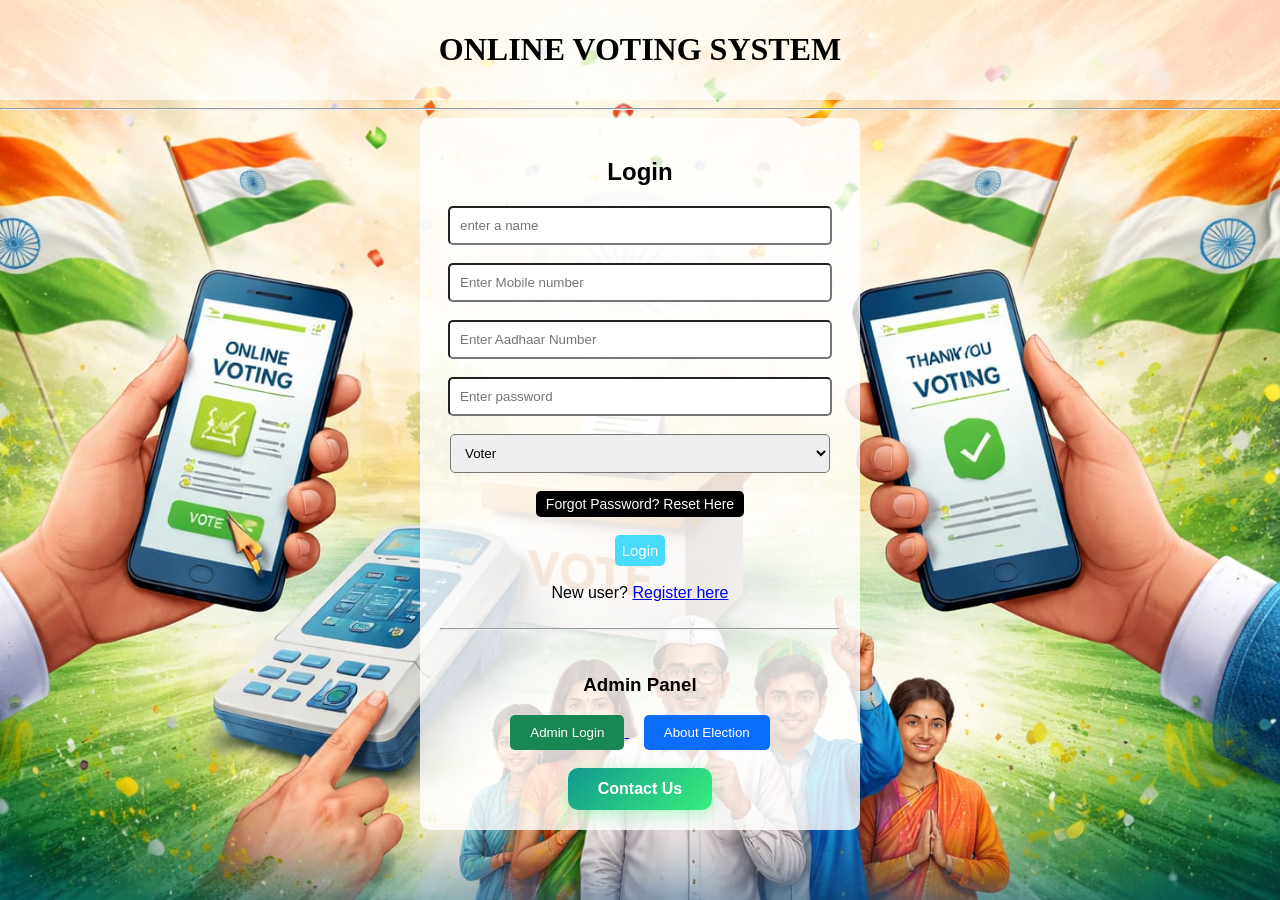
<file: online-voting-system/index.html>
<!DOCTYPE html>
<html>

<head>
    <title>online voting system</title>
    <link rel="stylesheet" href="css/stylesheet.css">

</head>

<body class="home-bg">
    <center>
        <div id="headerSection">
            <h1>ONLINE VOTING SYSTEM</h1>
        </div>
        <hr>

        <div id="bodySection">
            <form action="api/login.php" method="POST">
                <h2>Login</h2>
                <input type="Enter name" name="name" placeholder="enter a name"><br><br>

                <input type="number" name="mobile" placeholder="Enter Mobile number" maxlength="10"
                    oninput="this.value=this.value.replace(/[^0-9]/g,'').slice(0,10)" required><br><br>

                <input type="number" name="aadhaar" placeholder="Enter Aadhaar Number" maxlength="12"
                    oninput="this.value=this.value.slice(0,12)"><br><br>

                <input type="password" name="password" placeholder="Enter password"><br><br>

                <select id="dropbox" name="role">
                    <option value="1">Voter</option>

                </select><br><br>



                <a href="routes/forgot-password.php" style="color: white; 
          background-color: black; 
          padding: 5px 10px; 
          text-decoration: none; 
          border-radius: 5px; 
          display: inline-block; 
          font-family: sans-serif; 
          font-size: 14px;">
                    Forgot Password? Reset Here
                </a> <br><br>








                <button id="loginbtn" type="submit">Login</button><br><br>



                New user? <a href="routes/register.html">Register here</a>
            </form>

            <br>
            <hr><br>


            <h3>Admin Panel</h3>
            <a href="admin/admin_login.php">
                <button
                    style="padding:10px 20px; background:#198754; color:white; border:none; border-radius:5px; cursor:pointer;">
                    Admin Login
                </button>
            </a>

            <!-- About Election Button (SIDE ME) -->
            <a href="about_election.html" style="margin-left:15px;">
                <button style="
        padding:10px 20px;
        background:#0d6efd;
        color:white;
        border:none;
        border-radius:5px;
        cursor:pointer;
    ">
                    About Election
                </button>
            </a>

            <br><br><a href="contact.html" style="text-decoration: none;">
                <button style="
        background: linear-gradient(135deg, #11998e, #38ef7d);
        color: white;
        padding: 12px 30px;
        border: none;
        border-radius: 10px;
        cursor: pointer;
        font-size: 16px;
        font-weight: 600;
        box-shadow: 0 4px 15px rgba(56, 239, 125, 0.4);
        transition: transform 0.2s, box-shadow 0.2s;
        display: inline-flex;
        align-items: center;
        gap: 8px;
    " onmouseover="this.style.transform='translateY(-3px)'; this.style.boxShadow='0 6px 20px rgba(56, 239, 125, 0.6)';"
                    onmouseout="this.style.transform='translateY(0)'; this.style.boxShadow='0 4px 15px rgba(56, 239, 125, 0.4)';">
                    Contact Us
                </button>
            </a>
        </div>
    </center>
</body>

</html>
</file>
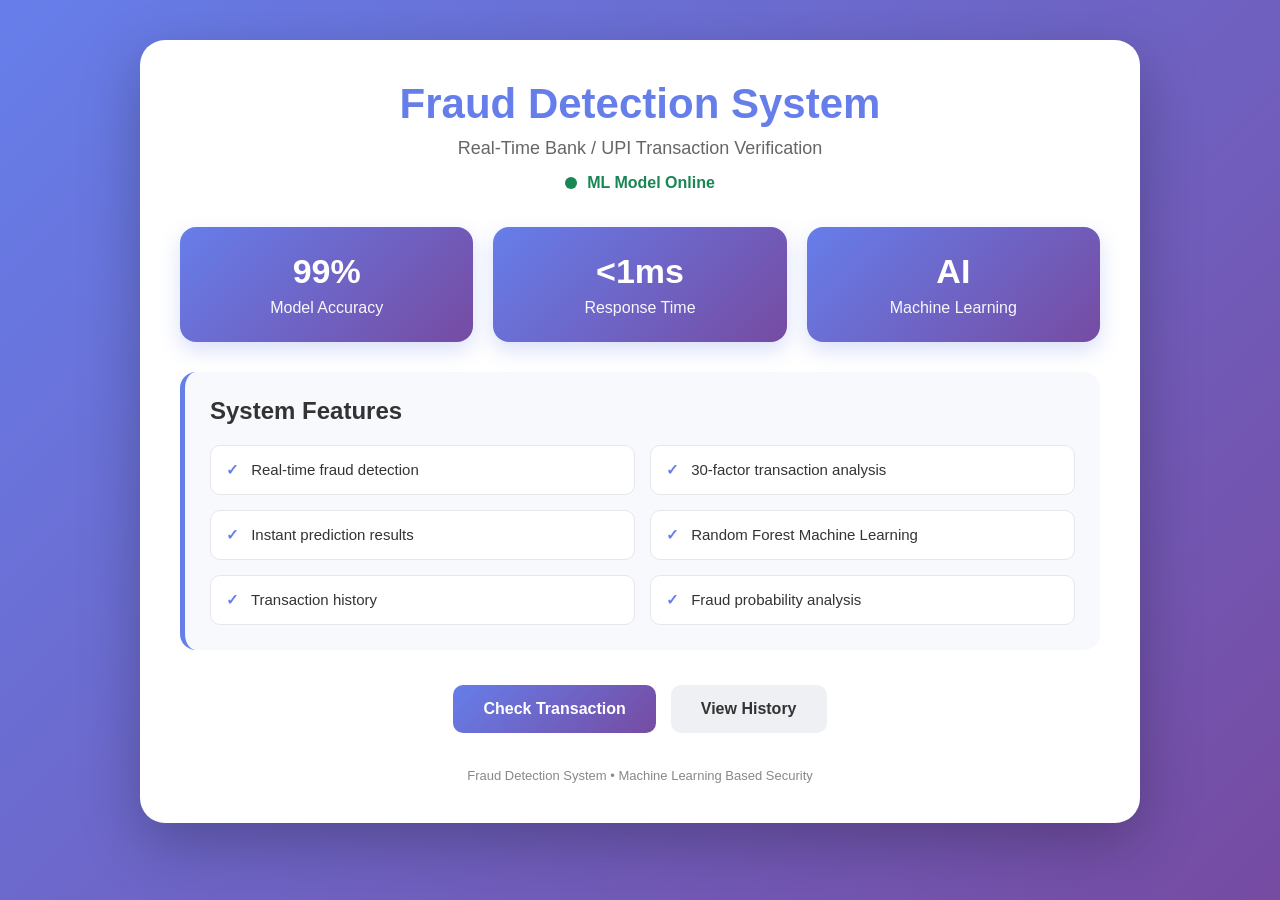
<file: fraud-detection-project/app/templates/index.html>
<!DOCTYPE html>
<html lang="en">

<head>

    <meta charset="UTF-8">

    <meta name="viewport"
          content="width=device-width, initial-scale=1.0">

    <title>Fraud Detection System</title>


    <style>

        * {
            margin: 0;
            padding: 0;
            box-sizing: border-box;
        }


        body {

            font-family:
                "Segoe UI",
                Arial,
                sans-serif;

            min-height: 100vh;

            background:
                linear-gradient(
                    135deg,
                    #667eea,
                    #764ba2
                );

            padding: 40px 20px;

            color: #333;
        }


        /* =========================================
           MAIN CONTAINER
        ========================================== */

        .container {

            max-width: 1000px;

            margin: auto;

            background: white;

            border-radius: 25px;

            padding: 40px;

            box-shadow:
                0 20px 60px
                rgba(0, 0, 0, 0.25);
        }


        /* =========================================
           HEADER
        ========================================== */

        .header {

            text-align: center;

            margin-bottom: 35px;
        }


        .header h1 {

            font-size: 42px;

            color: #667eea;

            margin-bottom: 10px;
        }


        .header p {

            color: #666;

            font-size: 18px;
        }


        /* =========================================
           STATUS
        ========================================== */

        .status {

            display: flex;

            align-items: center;

            justify-content: center;

            gap: 10px;

            margin-top: 15px;

            color: #198754;

            font-weight: 600;
        }


        .status-dot {

            width: 12px;

            height: 12px;

            background: #198754;

            border-radius: 50%;
        }


        /* =========================================
           STAT CARDS
        ========================================== */

        .stats {

            display: grid;

            grid-template-columns:
                repeat(3, 1fr);

            gap: 20px;

            margin: 30px 0;
        }


        .stat-card {

            padding: 25px;

            border-radius: 16px;

            color: white;

            text-align: center;

            background:
                linear-gradient(
                    135deg,
                    #667eea,
                    #764ba2
                );

            box-shadow:
                0 8px 20px
                rgba(102, 126, 234, 0.25);
        }


        .stat-card h2 {

            font-size: 34px;

            margin-bottom: 8px;
        }


        .stat-card p {

            font-size: 16px;

            opacity: 0.95;
        }


        /* =========================================
           FEATURES
        ========================================== */

        .feature-box {

            background: #f8f9fc;

            border-radius: 16px;

            padding: 25px;

            margin-top: 25px;

            border-left:
                5px solid #667eea;
        }


        .feature-box h2 {

            margin-bottom: 20px;

            color: #333;
        }


        .features {

            display: grid;

            grid-template-columns:
                repeat(2, 1fr);

            gap: 15px;
        }


        .feature {

            background: white;

            padding: 15px;

            border-radius: 10px;

            border: 1px solid #e5e7eb;

            font-size: 15px;
        }


        .feature span {

            color: #667eea;

            font-weight: bold;

            margin-right: 8px;
        }


        /* =========================================
           BUTTONS
        ========================================== */

        .button-group {

            display: flex;

            justify-content: center;

            gap: 15px;

            margin: 35px 0;
        }


        .btn {

            border: none;

            padding: 15px 30px;

            border-radius: 10px;

            font-size: 16px;

            font-weight: 600;

            cursor: pointer;

            transition: 0.3s;

            text-decoration: none;
        }


        .btn-primary {

            color: white;

            background:
                linear-gradient(
                    135deg,
                    #667eea,
                    #764ba2
                );
        }


        .btn-primary:hover {

            transform: translateY(-2px);

            box-shadow:
                0 10px 25px
                rgba(102, 126, 234, 0.35);
        }


        .btn-secondary {

            background: #eef0f4;

            color: #333;
        }


        .btn-secondary:hover {

            background: #dfe3ea;
        }


        /* =========================================
           HISTORY SECTION
        ========================================== */

        #historySection {

            display: none;

            margin-top: 30px;

            background: #f8f9fc;

            border-radius: 18px;

            padding: 25px;

            border: 1px solid #e5e7eb;
        }


        .history-header {

            display: flex;

            justify-content: space-between;

            align-items: center;

            margin-bottom: 20px;
        }


        .history-header h2 {

            color: #333;
        }


        .close-btn {

            border: none;

            background: #dc3545;

            color: white;

            padding: 8px 15px;

            border-radius: 8px;

            cursor: pointer;

            font-weight: 600;
        }


        /* =========================================
           HISTORY CARDS
        ========================================== */

        .history-list {

            display: flex;

            flex-direction: column;

            gap: 12px;
        }


        .history-card {

            background: white;

            border-radius: 12px;

            padding: 18px;

            display: grid;

            grid-template-columns:
                1.5fr
                1fr
                1fr
                1fr;

            gap: 15px;

            align-items: center;

            border: 1px solid #e5e7eb;

            box-shadow:
                0 4px 12px
                rgba(0, 0, 0, 0.05);
        }


        .history-item {

            display: flex;

            flex-direction: column;

            gap: 5px;
        }


        .history-label {

            font-size: 12px;

            color: #888;

            text-transform: uppercase;

            font-weight: 600;
        }


        .history-value {

            font-size: 15px;

            font-weight: 600;

            color: #333;
        }


        .fraud {

            color: #dc3545;
        }


        .genuine {

            color: #198754;
        }


        /* =========================================
           EMPTY HISTORY
        ========================================== */

        .empty-history {

            text-align: center;

            padding: 30px;

            color: #777;

            background: white;

            border-radius: 12px;
        }


        /* =========================================
           FOOTER
        ========================================== */

        .footer {

            text-align: center;

            margin-top: 30px;

            color: #888;

            font-size: 13px;
        }


        /* =========================================
           RESPONSIVE
        ========================================== */

        @media (max-width: 700px) {

            .container {

                padding: 25px 18px;
            }


            .header h1 {

                font-size: 30px;
            }


            .stats {

                grid-template-columns: 1fr;
            }


            .features {

                grid-template-columns: 1fr;
            }


            .button-group {

                flex-direction: column;
            }


            .btn {

                width: 100%;
            }


            .history-card {

                grid-template-columns: 1fr 1fr;
            }

        }

    </style>

</head>


<body>


<div class="container">


    <!-- =========================================
         HEADER
    ========================================== -->

    <div class="header">

        <h1>Fraud Detection System</h1>

        <p>
            Real-Time Bank / UPI Transaction Verification
        </p>


        <div class="status">

            <div class="status-dot"></div>

            ML Model Online

        </div>

    </div>



    <!-- =========================================
         STATISTICS
    ========================================== -->

    <div class="stats">


        <div class="stat-card">

            <h2>99%</h2>

            <p>Model Accuracy</p>

        </div>


        <div class="stat-card">

            <h2>&lt;1ms</h2>

            <p>Response Time</p>

        </div>


        <div class="stat-card">

            <h2>AI</h2>

            <p>Machine Learning</p>

        </div>


    </div>



    <!-- =========================================
         FEATURES
    ========================================== -->

    <div class="feature-box">

        <h2>System Features</h2>


        <div class="features">


            <div class="feature">

                <span>✓</span>

                Real-time fraud detection

            </div>


            <div class="feature">

                <span>✓</span>

                30-factor transaction analysis

            </div>


            <div class="feature">

                <span>✓</span>

                Instant prediction results

            </div>


            <div class="feature">

                <span>✓</span>

                Random Forest Machine Learning

            </div>


            <div class="feature">

                <span>✓</span>

                Transaction history

            </div>


            <div class="feature">

                <span>✓</span>

                Fraud probability analysis

            </div>


        </div>

    </div>



    <!-- =========================================
         BUTTONS
    ========================================== -->

    <div class="button-group">


        <a
            href="/predict"
            class="btn btn-primary"
        >

            Check Transaction

        </a>


        <button
            onclick="showHistory()"
            class="btn btn-secondary"
        >

            View History

        </button>


    </div>



    <!-- =========================================
         HISTORY SECTION
    ========================================== -->

    <div id="historySection">


        <div class="history-header">

            <h2>Transaction History</h2>


            <button
                class="close-btn"
                onclick="closeHistory()"
            >

                Close

            </button>

        </div>


        <div
            id="historyList"
            class="history-list"
        >

        </div>

    </div>



    <!-- =========================================
         FOOTER
    ========================================== -->

    <div class="footer">

        Fraud Detection System
        • Machine Learning Based Security

    </div>


</div>



<script>


// ============================================================
// SHOW HISTORY
// ============================================================

async function showHistory() {


    const section =
        document.getElementById(
            "historySection"
        );


    const list =
        document.getElementById(
            "historyList"
        );


    section.style.display = "block";


    list.innerHTML =
        '<div class="empty-history">Loading transaction history...</div>';


    try {


        const response =
            await fetch("/history");


        const history =
            await response.json();


        // ----------------------------------------------------
        // NO HISTORY
        // ----------------------------------------------------

        if (
            !history ||
            history.length === 0
        ) {

            list.innerHTML = `

                <div class="empty-history">

                    No transactions found.

                    <br><br>

                    Check a transaction first.

                </div>

            `;

            return;
        }


        // ----------------------------------------------------
        // CREATE HISTORY CARDS
        // ----------------------------------------------------

        list.innerHTML = "";


        history
            .slice()
            .reverse()
            .forEach(
                (transaction) => {


                    const statusClass =
                        transaction.prediction === "FRAUD"
                            ? "fraud"
                            : "genuine";


                    const card =
                        document.createElement(
                            "div"
                        );


                    card.className =
                        "history-card";


                    card.innerHTML = `

                        <div class="history-item">

                            <span class="history-label">
                                Date & Time
                            </span>

                            <span class="history-value">
                                ${transaction.time}
                            </span>

                        </div>


                        <div class="history-item">

                            <span class="history-label">
                                Amount
                            </span>

                            <span class="history-value">
                                ₹${Number(
                                    transaction.amount
                                ).toLocaleString("en-IN")}
                            </span>

                        </div>


                        <div class="history-item">

                            <span class="history-label">
                                Status
                            </span>

                            <span class="history-value ${statusClass}">
                                ${transaction.prediction}
                            </span>

                        </div>


                        <div class="history-item">

                            <span class="history-label">
                                Fraud Probability
                            </span>

                            <span class="history-value">
                                ${transaction.confidence}
                            </span>

                        </div>

                    `;


                    list.appendChild(
                        card
                    );

                }
            );

    }


    catch (error) {

        list.innerHTML = `

            <div class="empty-history">

                Unable to load transaction history.

                <br><br>

                ${error}

            </div>

        `;

    }

}


// ============================================================
// CLOSE HISTORY
// ============================================================

function closeHistory() {

    document.getElementById(
        "historySection"
    ).style.display = "none";

}


</script>


</body>

</html>
</file>
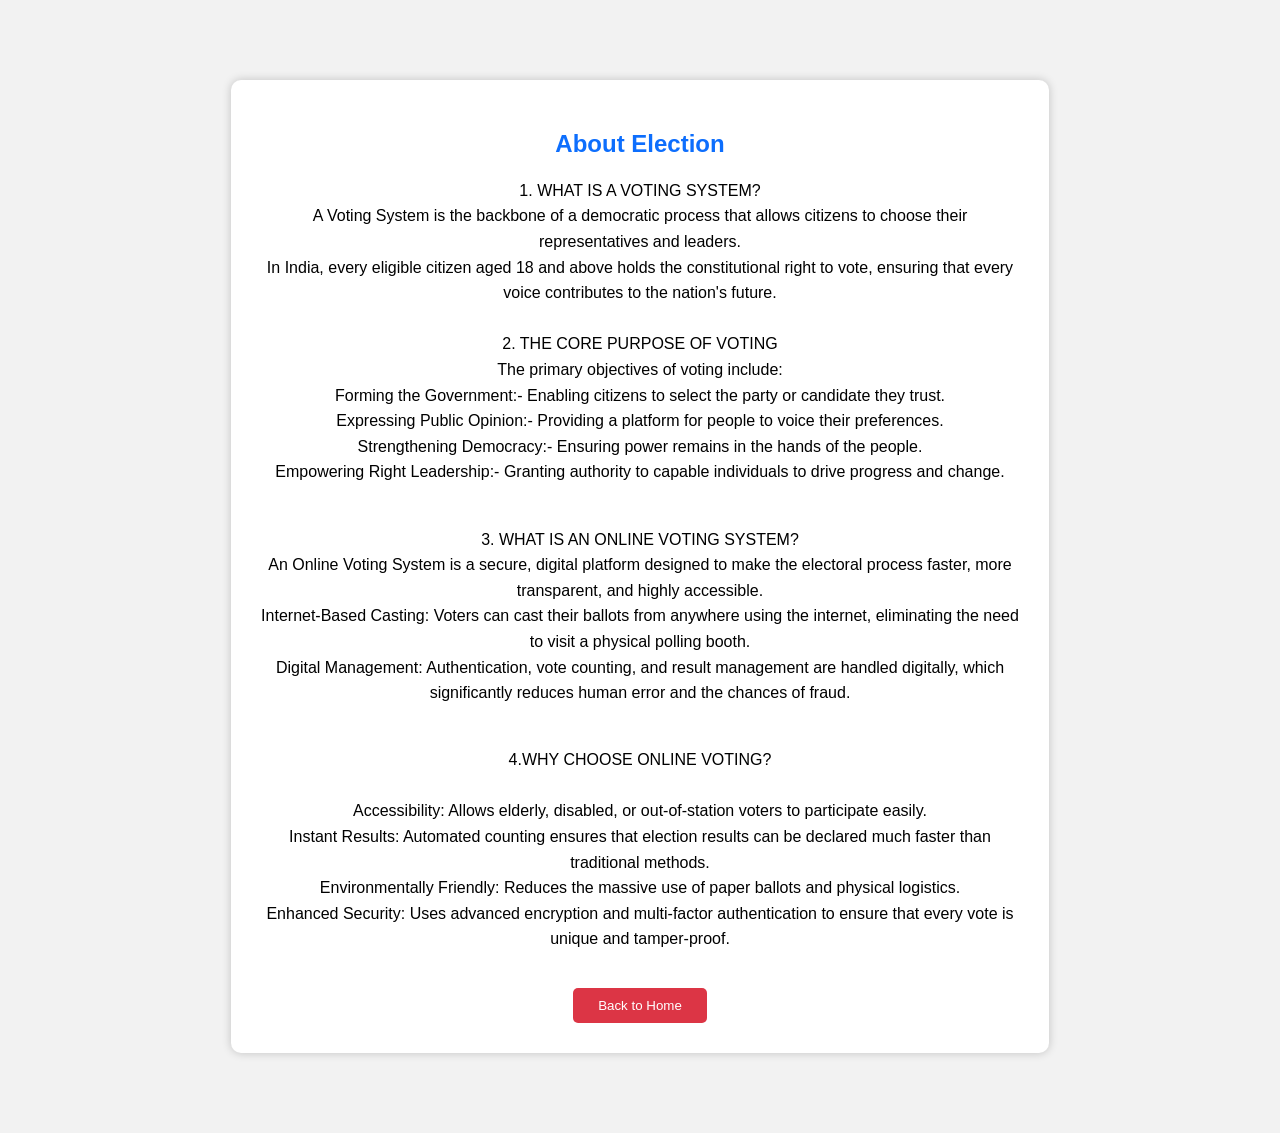
<file: online-voting-system/about_election.html>
<!DOCTYPE html>
<html>

<head>
    <title>About Election</title>
    <style>
        body {
            font-family: Arial;
            background: #f2f2f2;
        }

        .box {
            width: 60%;
            margin: 80px auto;
            background: white;
            padding: 30px;
            border-radius: 10px;
            box-shadow: 0 0 10px rgba(0, 0, 0, 0.2);
            text-align: center;
        }

        h2 {
            color: #0d6efd;
        }

        p {
            font-size: 16px;
            line-height: 1.6;
        }

        .back-btn {
            margin-top: 20px;
            padding: 10px 25px;
            background: #dc3545;
            color: white;
            border: none;
            border-radius: 5px;
            cursor: pointer;
        }
    </style>
</head>

<body>

    <div class="box">
        <h2>About Election</h2>

        <p>
            1. WHAT IS A VOTING SYSTEM?<br>
            A Voting System is the backbone of a democratic process that allows citizens to choose their representatives
            and leaders.<br> In India, every eligible citizen aged 18 and above holds the constitutional right to vote,
            ensuring that every voice contributes to the nation's future.<br><br>

            2. THE CORE PURPOSE OF VOTING<br>
            The primary objectives of voting include:<br>

            Forming the Government:- Enabling citizens to select the party or candidate they trust.<br>

            Expressing Public Opinion:- Providing a platform for people to voice their preferences.<br>

            Strengthening Democracy:- Ensuring power remains in the hands of the people.<br>

            Empowering Right Leadership:- Granting authority to capable individuals to drive progress and
            change.<br><br>
        </p>
        <p>

            3. WHAT IS AN ONLINE VOTING SYSTEM?<br>
            An Online Voting System is a secure, digital platform designed to make the electoral process faster, more
            transparent, and highly accessible.<br>

            Internet-Based Casting: Voters can cast their ballots from anywhere using the internet, eliminating the need
            to visit a physical polling booth.<br>

            Digital Management: Authentication, vote counting, and result management are handled digitally, which
            significantly reduces human error and the chances of fraud.<br><br>
        </p>

        <p>
            4.WHY CHOOSE ONLINE VOTING? <br><br>

            Accessibility: Allows elderly, disabled, or out-of-station voters to participate easily.<br>

            Instant Results: Automated counting ensures that election results can be declared much faster than
            traditional methods.<br>

            Environmentally Friendly: Reduces the massive use of paper ballots and physical logistics.<br>

            Enhanced Security: Uses advanced encryption and multi-factor authentication to ensure that every vote is
            unique and tamper-proof.<br>

        </p>

        <!-- Back to Index -->
        <a href="index.html">
            <button class="back-btn">Back to Home</button>
        </a>
    </div>

</body>

</html>
</file>
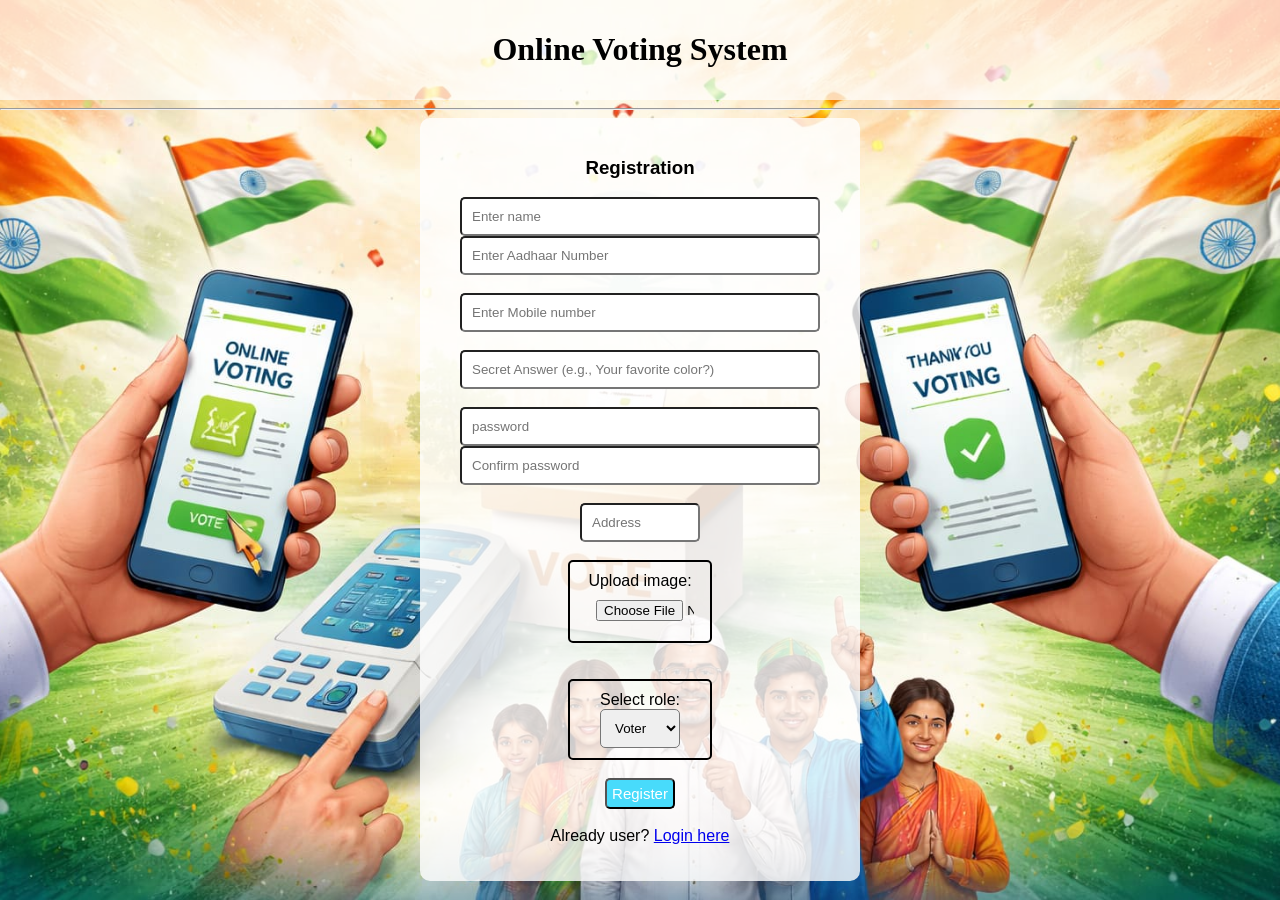
<file: online-voting-system/routes/register.html>
<html>

<head>
    <title>online voting system - registeratio</title>
    <link rel="stylesheet" href="../css/stylesheet.css">
</head>

<body class="home-bg">
    <style>
        #address {
            width: 30%;
        }

        #imagepart {
            border: 2px solid black;
            border-radius: 5px;
            padding: 10px;
            width: 30%;
        }

        #role {
            border: 2px solid black;
            border-radius: 5px;
            padding: 10px;
            width: 30%;
        }

        #role select {
            border-radius: 5px;
            padding: 10px;

        }
    </style>
    <center>
        <div id="headerSection">
            <h1>Online Voting System</h1>
        </div>
        <hr>
        <div id="bodySection">
            <h3>Registration</h3>
            <form action="../api/register.php" method="POST" enctype="multipart/form-data">
                <input type="text" name="name" placeholder="Enter name">
                <input type="number" name="aadhaar" placeholder="Enter Aadhaar Number" maxlength="12"
                    oninput="this.value=this.value.slice(0,12)"><br><br>
                <input type="number" name="mobile" placeholder="Enter Mobile number" maxlength="10"
                    oninput="this.value=this.value.replace(/[^0-9]/g,'').slice(0,10)" required><br><br>


                <input type="text" name="secret" placeholder="Secret Answer (e.g., Your favorite color?)"
                    required><br><br>

                <input type="password" name="password" placeholder="password">
                <input type="password" name="cpassword" placeholder="Confirm password"><br><br>
                <input id="address" type="text" name="address" placeholder="Address"><br><br>

                <div id="imagepart">
                    Upload image: <input type="file" name="photo">
                </div>
                <br><br>
                <div id="role">
                    Select role:<select name="role">
                        <option value="1">Voter</option>
                        <option value="2">Group</option>
                    </select>
                </div>

                <br>
                <button style=" padding: 5px;
                            font-size: 15px;
                             border-radius: 5px;
                             background-color: #48dbfb;
                              color: white;">
                    Register</button><br><br>
                Already user? <a href="../index.html">Login here</a>
            </form>
        </div>
    </center>
</body>


</html>
</file>
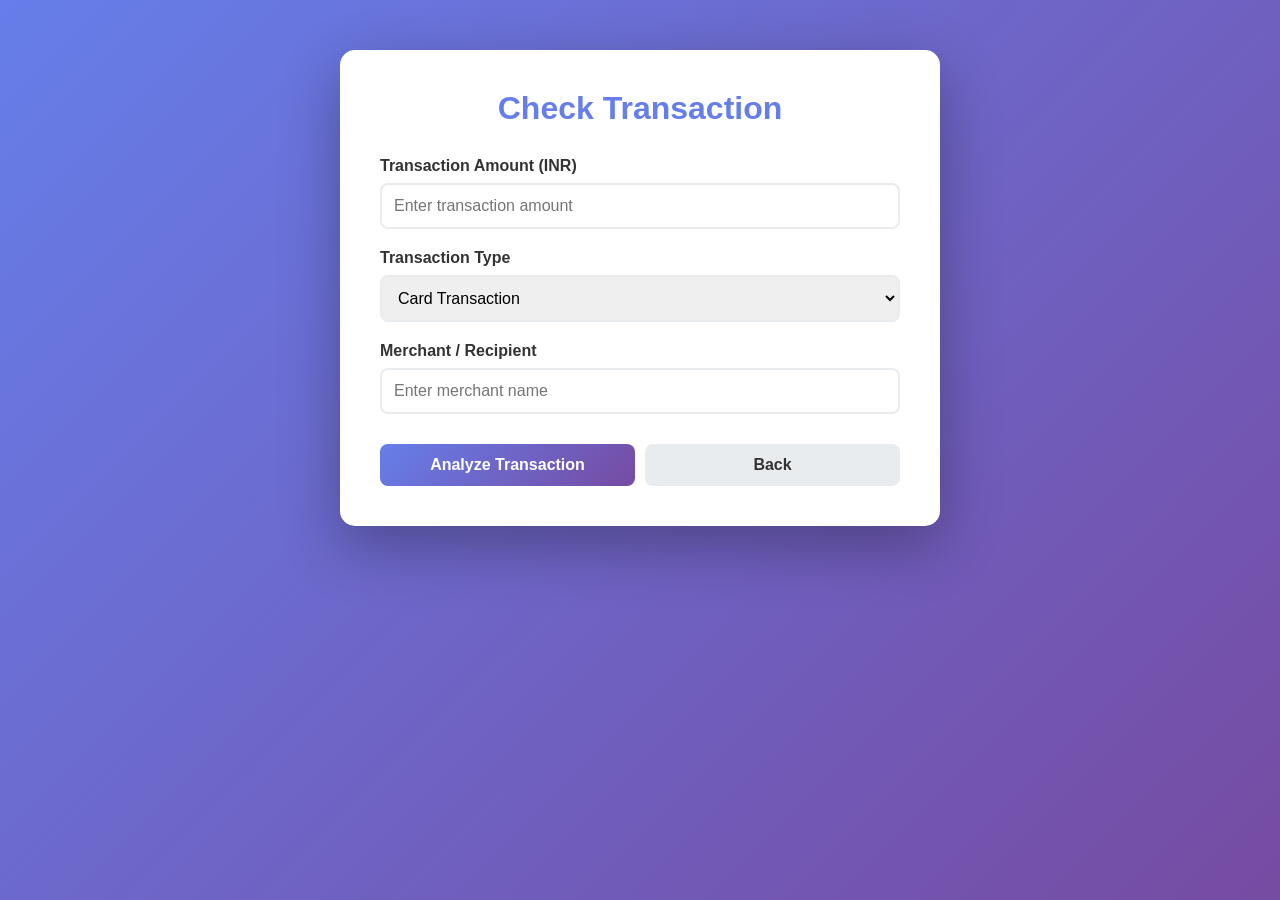
<file: fraud-detection-project/app/templates/predict.html>
<!DOCTYPE html>
<html lang="en">

<head>

    <meta charset="UTF-8">

    <meta name="viewport"
          content="width=device-width, initial-scale=1.0">

    <title>Transaction Check</title>


    <style>

        * {
            margin: 0;
            padding: 0;
            box-sizing: border-box;
        }


        body {

            font-family:
                'Segoe UI',
                Tahoma,
                Geneva,
                Verdana,
                sans-serif;

            background:
                linear-gradient(
                    135deg,
                    #667eea 0%,
                    #764ba2 100%
                );

            min-height: 100vh;

            padding: 20px;
        }


        .container {

            max-width: 600px;

            margin: 30px auto;

            background: white;

            border-radius: 15px;

            padding: 40px;

            box-shadow:
                0 20px 60px
                rgba(0, 0, 0, 0.3);
        }


        h1 {

            color: #667eea;

            margin-bottom: 30px;

            text-align: center;
        }


        .form-group {

            margin-bottom: 20px;
        }


        label {

            display: block;

            margin-bottom: 8px;

            color: #333;

            font-weight: 600;
        }


        input,
        select {

            width: 100%;

            padding: 12px;

            border:
                2px solid #e9ecef;

            border-radius: 8px;

            font-size: 1em;
        }


        input:focus,
        select:focus {

            outline: none;

            border-color: #667eea;

            box-shadow:
                0 0 0 3px
                rgba(
                    102,
                    126,
                    234,
                    0.1
                );
        }


        .button-group {

            display: flex;

            gap: 10px;

            margin-top: 30px;
        }


        button {

            flex: 1;

            padding: 12px;

            border: none;

            border-radius: 8px;

            font-size: 1em;

            font-weight: 600;

            cursor: pointer;

            transition: all 0.3s;
        }


        .btn-check {

            background:
                linear-gradient(
                    135deg,
                    #667eea 0%,
                    #764ba2 100%
                );

            color: white;
        }


        .btn-check:hover {

            transform:
                translateY(-2px);

            box-shadow:
                0 10px 20px
                rgba(
                    102,
                    126,
                    234,
                    0.4
                );
        }


        .btn-back {

            background: #e9ecef;

            color: #333;
        }


        .btn-back:hover {

            background: #dee2e6;
        }


        .result {

            margin-top: 30px;

            padding: 20px;

            border-radius: 12px;

            display: none;

            text-align: center;
        }


        .result.fraud {

            background: #ffe5e5;

            border:
                2px solid #ff6b6b;

            color: #c92a2a;
        }


        .result.genuine {

            background: #e5ffe5;

            border:
                2px solid #51cf66;

            color: #2b8a2b;
        }


        .result h2 {

            font-size: 1.8em;

            margin-bottom: 10px;
        }


        .loading {

            display: none;

            text-align: center;

            padding: 20px;
        }


        .spinner {

            border:
                4px solid #e9ecef;

            border-top:
                4px solid #667eea;

            border-radius: 50%;

            width: 40px;

            height: 40px;

            animation:
                spin 1s linear infinite;

            margin: 0 auto 15px auto;
        }


        @keyframes spin {

            0% {
                transform: rotate(0deg);
            }

            100% {
                transform: rotate(360deg);
            }

        }


        .error {

            margin-top: 20px;

            padding: 15px;

            background: #ffe5e5;

            border:
                1px solid #ff6b6b;

            border-radius: 8px;

            color: #c92a2a;

            display: none;
        }


        @media (max-width: 600px) {

            .container {

                padding: 25px 20px;
            }


            .button-group {

                flex-direction: column;
            }

        }

    </style>

</head>


<body>


    <div class="container">


        <h1>Check Transaction</h1>


        <!-- =====================================
             TRANSACTION FORM
        ====================================== -->

        <form id="predictionForm">


            <!-- Transaction Amount -->

            <div class="form-group">

                <label for="amount">
                    Transaction Amount (INR)
                </label>

                <input
                    type="number"
                    id="amount"
                    name="amount"
                    placeholder="Enter transaction amount"
                    step="0.01"
                    min="0"
                    required
                >

            </div>


            <!-- Transaction Type -->

            <div class="form-group">

                <label for="transaction_type">
                    Transaction Type
                </label>


                <select
                    id="transaction_type"
                    name="transaction_type"
                >

                    <option value="card">
                        Card Transaction
                    </option>


                    <option value="upi">
                        UPI Transfer
                    </option>


                    <option value="bank">
                        Bank Transfer
                    </option>


                    <option value="wallet">
                        Digital Wallet
                    </option>

                </select>

            </div>


            <!-- Merchant -->

            <div class="form-group">

                <label for="merchant">
                    Merchant / Recipient
                </label>


                <input
                    type="text"
                    id="merchant"
                    name="merchant"
                    placeholder="Enter merchant name"
                >

            </div>


            <!-- Buttons -->

            <div class="button-group">


                <button
                    type="submit"
                    class="btn-check"
                >
                    Analyze Transaction
                </button>


                <button
                    type="button"
                    class="btn-back"
                    onclick="window.location.href='/'"
                >
                    Back
                </button>


            </div>


        </form>


        <!-- =====================================
             LOADING
        ====================================== -->

        <div
            class="loading"
            id="loading"
        >

            <div class="spinner"></div>

            <p>
                Analyzing transaction...
            </p>

        </div>


        <!-- =====================================
             ERROR
        ====================================== -->

        <div
            class="error"
            id="error"
        ></div>


        <!-- =====================================
             RESULT
        ====================================== -->

        <div
            class="result"
            id="result"
        >

            <h2 id="resultTitle"></h2>

            <p id="resultMessage"></p>

            <p id="confidence"></p>

        </div>


    </div>


    <!-- ==========================================
         JAVASCRIPT
    =========================================== -->

    <script>


        document
            .getElementById('predictionForm')
            .addEventListener(
                'submit',
                async function(e) {

                    e.preventDefault();


                    // Get form values

                    const amount =
                        document
                            .getElementById('amount')
                            .value;


                    const merchant =
                        document
                            .getElementById('merchant')
                            .value;


                    const transactionType =
                        document
                            .getElementById(
                                'transaction_type'
                            )
                            .value;


                    // Show loading

                    document
                        .getElementById('loading')
                        .style.display = 'block';


                    // Hide old result

                    document
                        .getElementById('result')
                        .style.display = 'none';


                    // Hide old error

                    document
                        .getElementById('error')
                        .style.display = 'none';


                    try {


                        // =================================
                        // CREATE 30 FEATURES
                        // =================================

                        const features = {};


                        for (
                            let i = 0;
                            i < 30;
                            i++
                        ) {

                            features[
                                `feature_${i}`
                            ] =
                                Math.random() * 2 - 1;

                        }


                        // Add amount

                        features['amount'] =
                            parseFloat(amount);


                        // Add transaction type

                        features[
                            'transaction_type'
                        ] =
                            transactionType;


                        // =================================
                        // SEND REQUEST TO FLASK
                        // =================================

                        const response =
                            await fetch(
                                '/predict',
                                {

                                    method: 'POST',

                                    headers: {
                                        'Content-Type':
                                            'application/json'
                                    },

                                    body:
                                        JSON.stringify(
                                            features
                                        )
                                }
                            );


                        // Convert response to JSON

                        const data =
                            await response.json();


                        // Hide loading

                        document
                            .getElementById('loading')
                            .style.display = 'none';


                        // =================================
                        // CHECK SERVER ERROR
                        // =================================

                        if (!response.ok) {

                            throw new Error(
                                data.error ||
                                'Prediction failed'
                            );

                        }


                        // =================================
                        // SHOW RESULT
                        // =================================

                        const resultDiv =
                            document
                                .getElementById(
                                    'result'
                                );


                        resultDiv.style.display =
                            'block';


                        // =================================
                        // FRAUD
                        // =================================

                        if (data.fraud) {


                            resultDiv.className =
                                'result fraud';


                            document
                                .getElementById(
                                    'resultTitle'
                                )
                                .textContent =
                                'FRAUD DETECTED';


                            document
                                .getElementById(
                                    'resultMessage'
                                )
                                .textContent =
                                'Suspicious transaction for INR '
                                + amount
                                + ' to '
                                + (
                                    merchant ||
                                    'Unknown'
                                );


                        }


                        // =================================
                        // GENUINE
                        // =================================

                        else {


                            resultDiv.className =
                                'result genuine';


                            document
                                .getElementById(
                                    'resultTitle'
                                )
                                .textContent =
                                'GENUINE TRANSACTION';


                            document
                                .getElementById(
                                    'resultMessage'
                                )
                                .textContent =
                                'Verified transaction for INR '
                                + amount
                                + ' to '
                                + (
                                    merchant ||
                                    'Unknown'
                                );

                        }


                        // =================================
                        // CONFIDENCE
                        // =================================

                        document
                            .getElementById(
                                'confidence'
                            )
                            .textContent =
                            'Fraud Probability: '
                            + Number(
                                data.probability
                            ).toFixed(2)
                            + '%';


                    }


                    catch (error) {


                        console.error(
                            'Error:',
                            error
                        );


                        // Hide loading

                        document
                            .getElementById('loading')
                            .style.display = 'none';


                        // Show error

                        const errorDiv =
                            document
                                .getElementById(
                                    'error'
                                );


                        errorDiv.textContent =
                            'Error: '
                            + error.message;


                        errorDiv.style.display =
                            'block';

                    }

                }
            );

    </script>


</body>

</html>
</file>
<file: online-voting-system/css/stylesheet.css>
.home-bg {
    margin: 0;
    padding: 0;
    font-family: Arial, sans-serif;

    background-image: url("./bg.png");
    background-size: cover;
    background-position: center;
    background-repeat: no-repeat;
    background-attachment: fixed;
}

/* Header */
#headerSection {
    padding: 10px;
    background: rgba(255, 255, 255, 0.7);
}

#headerSection h1 {
    font-family: cursive;
}

/* Body section box */
#bodySection {
    background: rgba(255, 255, 255, 0.8);
    width: 400px;
    padding: 20px;
    border-radius: 10px;
}

/* Inputs */
input {
    padding: 10px;
    border-radius: 5px;
    width: 90%;
}

/* Dropdown */
#dropbox {
    padding: 10px;
    border-radius: 5px;
    width: 95%;
}

/* Login button */
#loginbtn {
    padding: 7px;
    font-size: 15px;
    border-radius: 5px;
    background-color: #48dbfb;
    color: white;
    border: none;
    cursor: pointer;
}





.admin-bg {
    margin: 0;
    padding: 0;
    min-height: 100vh;
    background: url("bg2.png");
    background-size: cover;
    font-family: Arial, sans-serif;
}

/* Cards thode transparent + premium look */
.card-box {
    background: rgba(255, 255, 255, 0.92);
    border-radius: 15px;
    box-shadow: 0 10px 25px rgba(0, 0, 0, 0.25);
}
</file>
